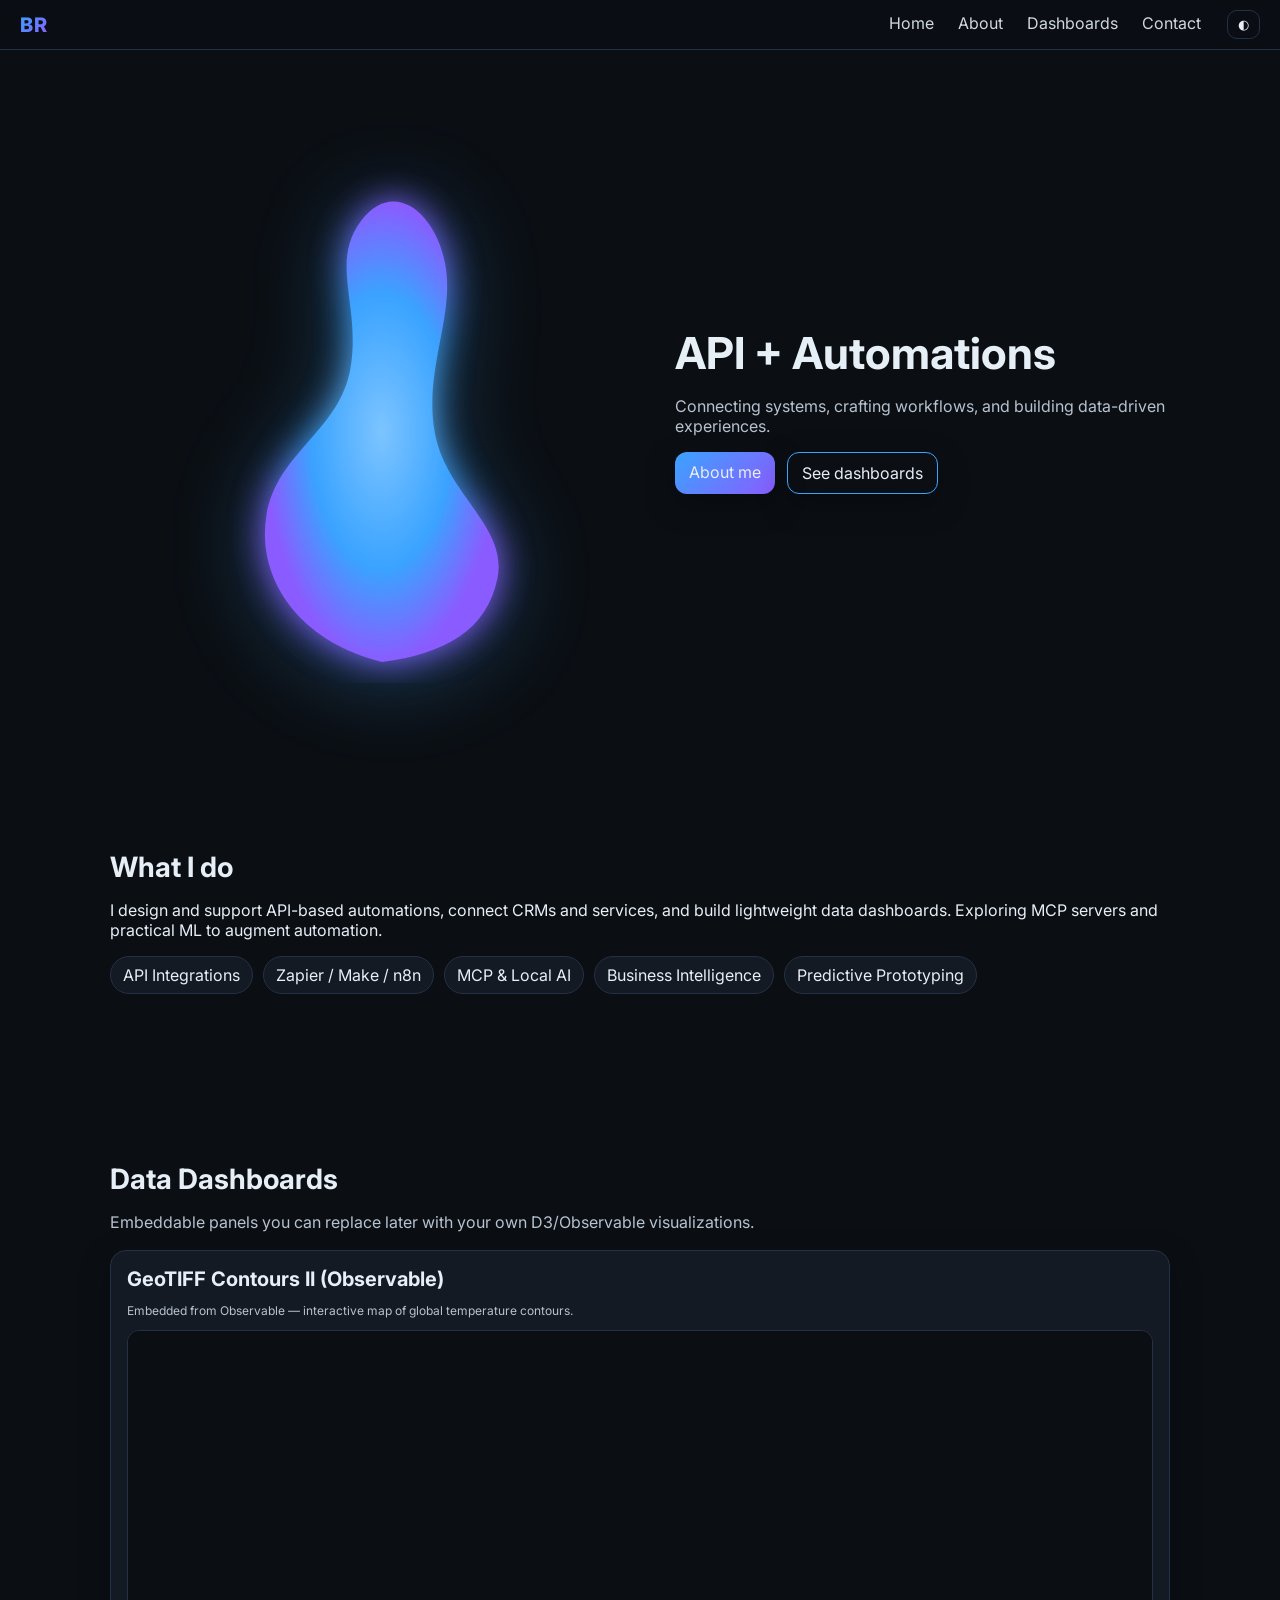
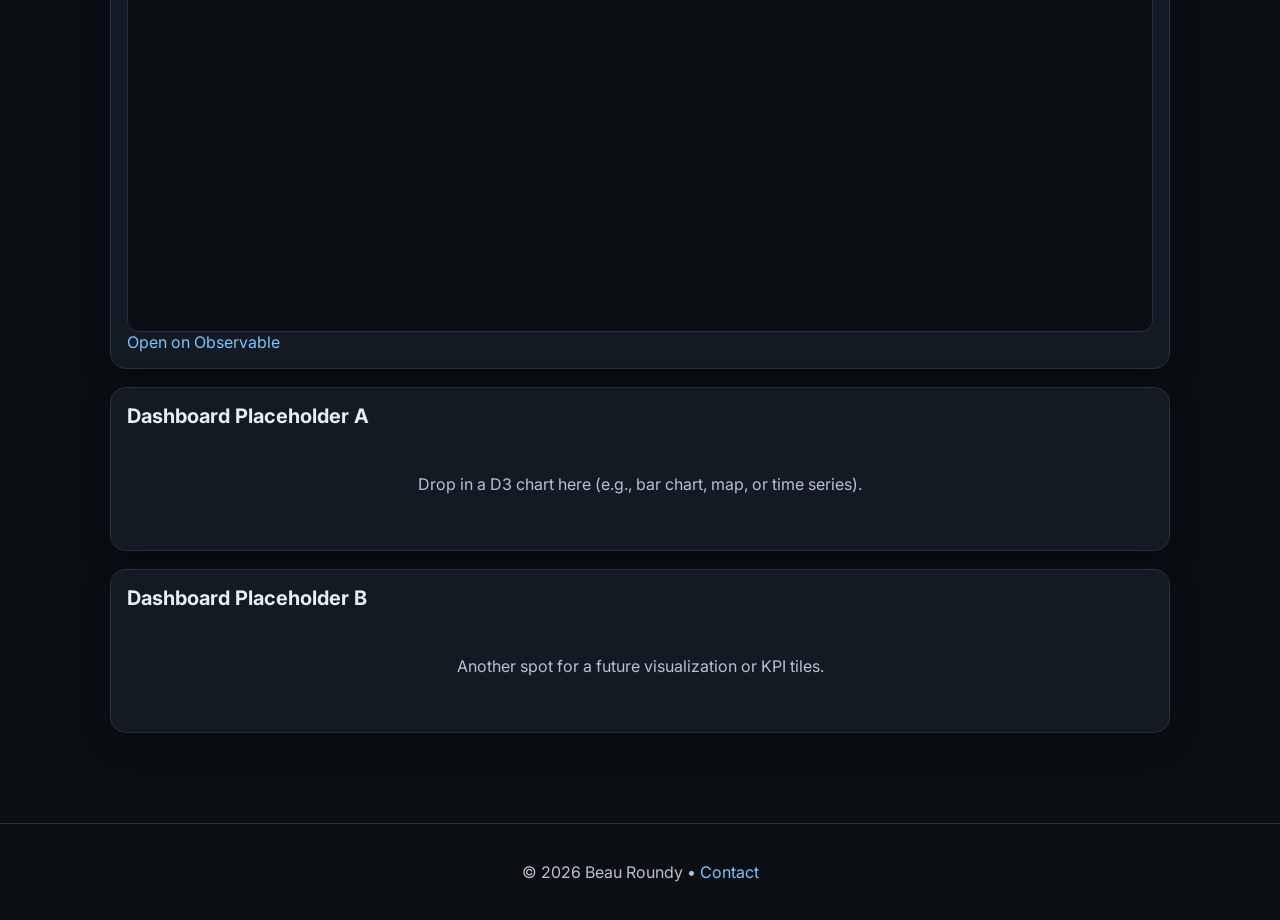
<file: index.html>
<!DOCTYPE html>
<html lang="en">
<head>
  <meta charset="UTF-8" />
  <meta name="viewport" content="width=device-width, initial-scale=1" />
  <meta name="description" content="Beau Roundy — API & automation specialist. Data, MCP, and modern web." />
  <meta property="og:title" content="Beau Roundy" />
  <meta property="og:description" content="API + Automations • MCP • Data Dashboards" />
  <meta property="og:type" content="website" />
  <title>Beau Roundy • API + Automations</title>
  <link rel="preconnect" href="https://fonts.googleapis.com">
  <link rel="preconnect" href="https://fonts.gstatic.com" crossorigin>
  <link href="https://fonts.googleapis.com/css2?family=Inter:wght@400;600;800&display=swap" rel="stylesheet">
  <link rel="stylesheet" href="assets/css/style.css" />
</head>
<body>
  <header class="site-header">
    <a href="index.html" class="logo">BR</a>
    <nav class="site-nav">
      <a href="#home">Home</a>
      <a href="about.html">About</a>
      <a href="#dashboards">Dashboards</a>
      <a href="contact.html">Contact</a>
      <button id="themeToggle" aria-label="Toggle theme">◐</button>
    </nav>
  </header>

  <main id="home">
    <section class="hero section">
      <div class="flame-wrap" aria-hidden="true">
        <!-- Simple, performant SVG flame with CSS-driven flicker -->
        <svg class="flame" viewBox="0 0 200 260" role="img" aria-label="Animated flame">
          <defs>
            <radialGradient id="flameGrad" cx="50%" cy="50%" r="50%">
              <stop offset="0%" stop-color="var(--primary-200)" />
              <stop offset="60%" stop-color="var(--primary-400)" />
              <stop offset="100%" stop-color="var(--accent-600)" />
            </radialGradient>
            <filter id="glow" x="-50%" y="-50%" width="200%" height="200%">
              <feGaussianBlur stdDeviation="8" result="blur"/>
              <feMerge>
                <feMergeNode in="blur"/>
                <feMergeNode in="SourceGraphic"/>
              </feMerge>
            </filter>
          </defs>
          <path id="flame-shape" filter="url(#glow)" fill="url(#flameGrad)" d="
            M100,250
            C60,240 40,210 45,180
            C50,150 80,140 85,110
            C90,80 75,60 90,40
            C105,20 125,35 130,60
            C135,85 120,110 125,140
            C130,170 160,185 155,210
            C150,235 130,246 100,250 Z">
          </path>
        </svg>
      </div>
      <div class="hero-text reveal">
        <h1>API + Automations</h1>
        <p>Connecting systems, crafting workflows, and building data-driven experiences.</p>
        <div class="cta-row">
          <a class="btn primary" href="about.html">About me</a>
          <a class="btn outline" href="#dashboards">See dashboards</a>
        </div>
      </div>
    </section>

    <section id="intro" class="section reveal">
      <h2>What I do</h2>
      <p>
        I design and support API-based automations, connect CRMs and services, and build lightweight data dashboards.
        Exploring MCP servers and practical ML to augment automation.
      </p>
      <ul class="pill-list">
        <li>API Integrations</li>
        <li>Zapier / Make / n8n</li>
        <li>MCP & Local AI</li>
        <li>Business Intelligence</li>
        <li>Predictive Prototyping</li>
      </ul>
    </section>

    <section id="dashboards" class="section">
      <h2 class="reveal">Data Dashboards</h2>
      <p class="muted reveal">Embeddable panels you can replace later with your own D3/Observable visualizations.</p>

      <!-- Example embed: ObservableHQ GeoTIFF Contours II -->
      <article class="panel reveal">
        <header>
          <h3>GeoTIFF Contours II (Observable)</h3>
          <p class="muted small">Embedded from Observable — interactive map of global temperature contours.</p>
        </header>
        <div class="embed-wrap">
          <iframe
            title="GeoTIFF Contours II"
            loading="lazy"
            class="observable-embed"
            src="https://observablehq.com/embed/@d3/geotiff-contours-ii?cells=chart"
            width="100%"
            height="600"
            frameborder="0"></iframe>
        </div>
        <footer class="panel-footer">
          <a class="link" href="https://observablehq.com/@d3/geotiff-contours-ii" target="_blank" rel="noopener">Open on Observable</a>
        </footer>
      </article>

      <!-- Placeholder panels to be filled later -->
      <article class="panel placeholder reveal">
        <header><h3>Dashboard Placeholder A</h3></header>
        <div class="placeholder-body">Drop in a D3 chart here (e.g., bar chart, map, or time series).</div>
      </article>

      <article class="panel placeholder reveal">
        <header><h3>Dashboard Placeholder B</h3></header>
        <div class="placeholder-body">Another spot for a future visualization or KPI tiles.</div>
      </article>
    </section>
  </main>

  <footer class="site-footer">
    <p>© <span id="year"></span> Beau Roundy • <a href="contact.html">Contact</a></p>
  </footer>

  <script src="assets/js/script.js"></script>
</body>
</html>
</file>
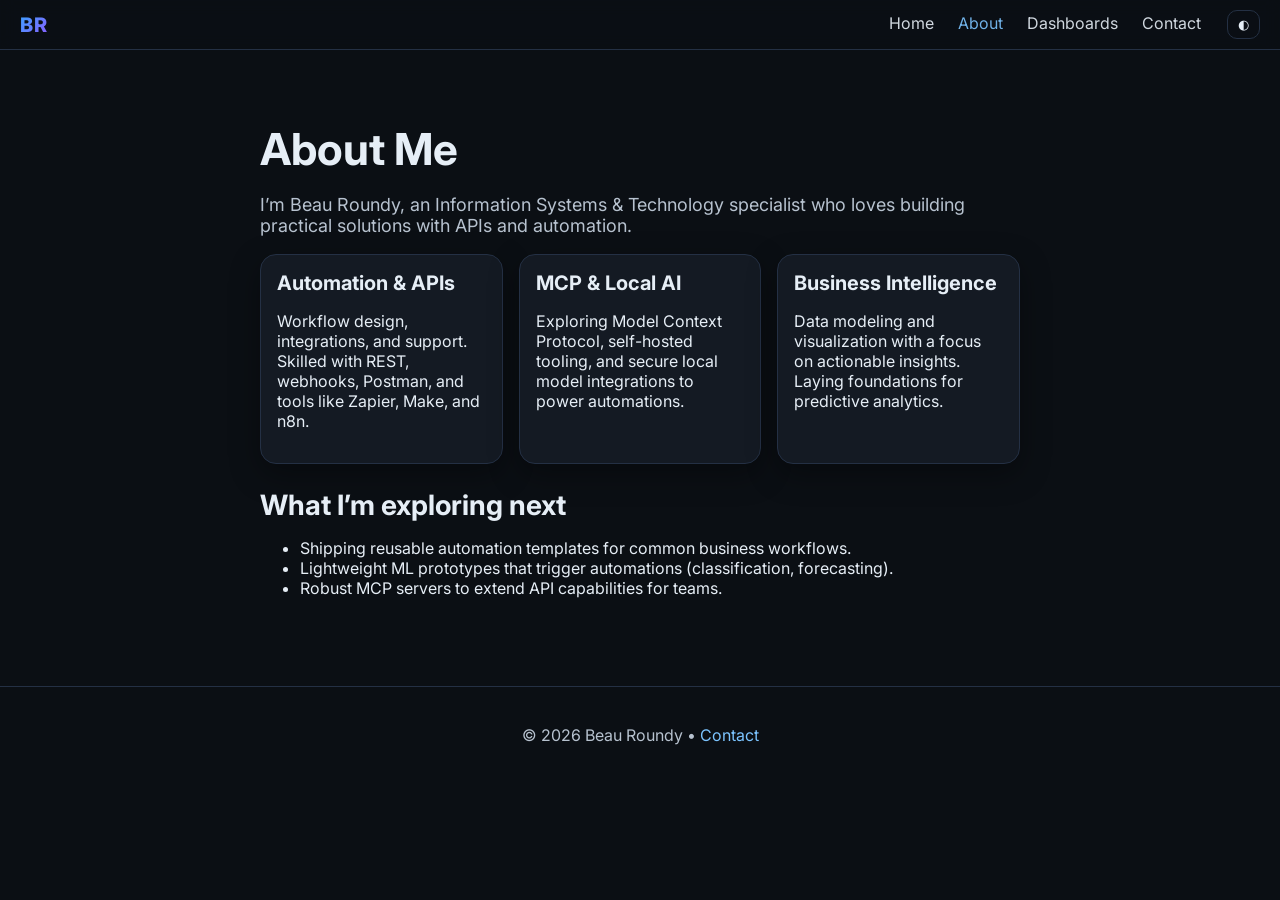
<file: about.html>
<!DOCTYPE html>
<html lang="en">
<head>
  <meta charset="UTF-8" />
  <meta name="viewport" content="width=device-width, initial-scale=1" />
  <title>About • Beau Roundy</title>
  <link href="https://fonts.googleapis.com/css2?family=Inter:wght@400;600;800&display=swap" rel="stylesheet">
  <link rel="stylesheet" href="assets/css/style.css" />
</head>
<body>
  <header class="site-header">
    <a href="index.html" class="logo">BR</a>
    <nav class="site-nav">
      <a href="index.html#home">Home</a>
      <a class="active" href="about.html">About</a>
      <a href="index.html#dashboards">Dashboards</a>
      <a href="contact.html">Contact</a>
      <button id="themeToggle" aria-label="Toggle theme">◐</button>
    </nav>
  </header>

  <main class="section narrow">
    <h1>About Me</h1>
    <p class="lead">
      I’m Beau Roundy, an Information Systems & Technology specialist who loves building practical solutions with APIs and automation.
    </p>

    <div class="cards">
      <div class="card">
        <h3>Automation & APIs</h3>
        <p>Workflow design, integrations, and support. Skilled with REST, webhooks, Postman, and tools like Zapier, Make, and n8n.</p>
      </div>
      <div class="card">
        <h3>MCP & Local AI</h3>
        <p>Exploring Model Context Protocol, self-hosted tooling, and secure local model integrations to power automations.</p>
      </div>
      <div class="card">
        <h3>Business Intelligence</h3>
        <p>Data modeling and visualization with a focus on actionable insights. Laying foundations for predictive analytics.</p>
      </div>
    </div>

    <section>
      <h2>What I’m exploring next</h2>
      <ul>
        <li>Shipping reusable automation templates for common business workflows.</li>
        <li>Lightweight ML prototypes that trigger automations (classification, forecasting).</li>
        <li>Robust MCP servers to extend API capabilities for teams.</li>
      </ul>
    </section>
  </main>

  <footer class="site-footer">
    <p>© <span id="year"></span> Beau Roundy • <a href="contact.html">Contact</a></p>
  </footer>

  <script src="assets/js/script.js"></script>
</body>
</html>
</file>
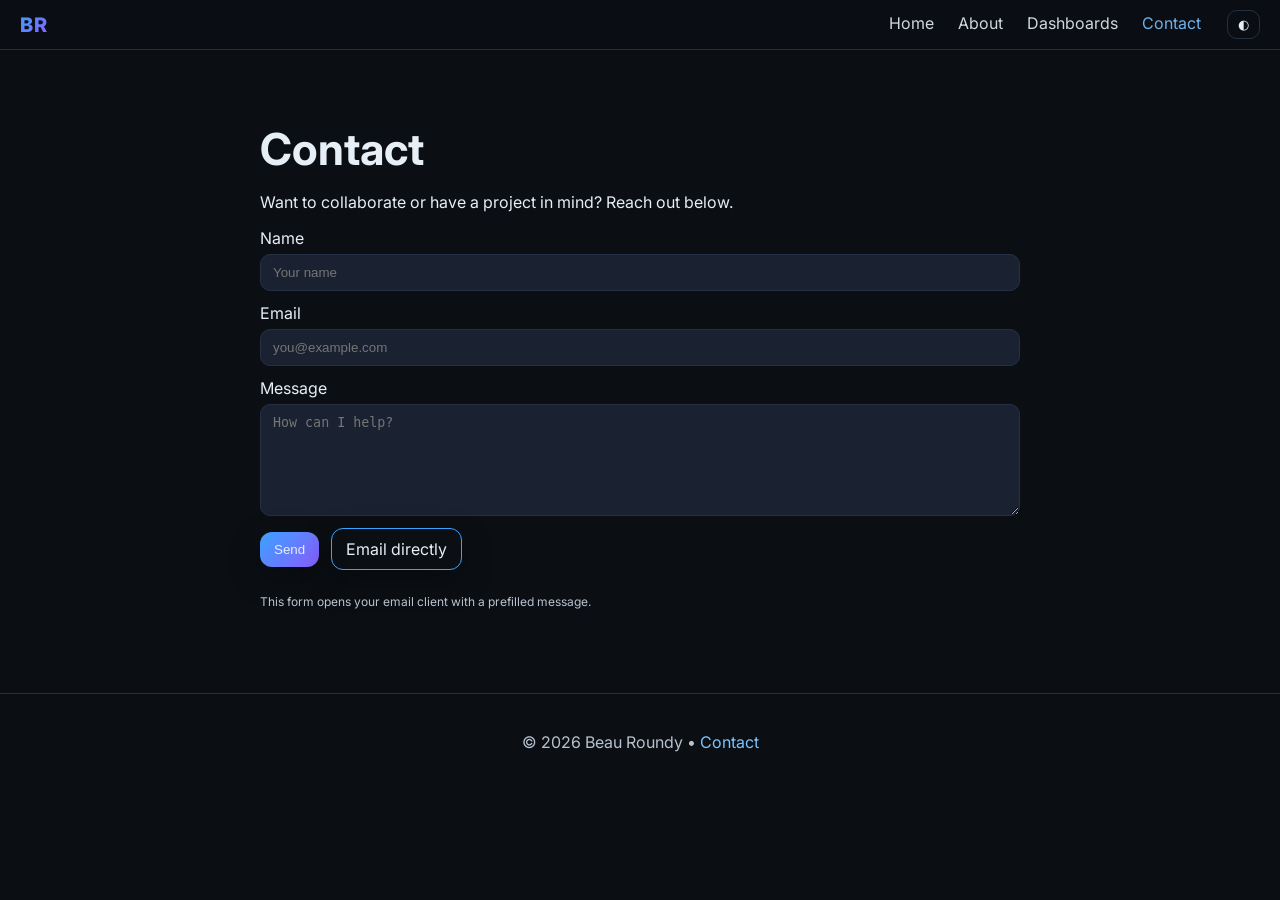
<file: contact.html>
<!DOCTYPE html>
<html lang="en">
<head>
  <meta charset="UTF-8" />
  <meta name="viewport" content="width=device-width, initial-scale=1" />
  <title>Contact • Beau Roundy</title>
  <link href="https://fonts.googleapis.com/css2?family=Inter:wght@400;600;800&display=swap" rel="stylesheet">
  <link rel="stylesheet" href="assets/css/style.css" />
</head>
<body>
  <header class="site-header">
    <a href="index.html" class="logo">BR</a>
    <nav class="site-nav">
      <a href="index.html#home">Home</a>
      <a href="about.html">About</a>
      <a href="index.html#dashboards">Dashboards</a>
      <a class="active" href="contact.html">Contact</a>
      <button id="themeToggle" aria-label="Toggle theme">◐</button>
    </nav>
  </header>

  <main class="section narrow">
    <h1>Contact</h1>
    <p>Want to collaborate or have a project in mind? Reach out below.</p>

    <form id="contactForm" class="contact-form" onsubmit="return submitContact(this)">
      <label>
        Name
        <input name="name" type="text" placeholder="Your name" required />
      </label>
      <label>
        Email
        <input name="email" type="email" placeholder="you@example.com" required />
      </label>
      <label>
        Message
        <textarea name="message" rows="6" placeholder="How can I help?" required></textarea>
      </label>
      <div class="form-actions">
        <button class="btn primary" type="submit">Send</button>
        <a class="btn outline" href="mailto:beau.roundy@jobnimbus.com">Email directly</a>
      </div>
      <p id="contactNote" class="muted small">This form opens your email client with a prefilled message.</p>
    </form>
  </main>

  <footer class="site-footer">
    <p>© <span id="year"></span> Beau Roundy • <a href="contact.html">Contact</a></p>
  </footer>

  <script src="assets/js/script.js"></script>
</body>
</html>
</file>
<file: assets/css/style.css>
/* ---------- Theme ---------- */
:root {
  --bg-900: #0b0f14;
  --bg-800: #11161d;
  --text-100: #e6eef6;
  --text-300: #b7c2cf;
  --primary-200: #7cc4ff;
  --primary-400: #3aa3ff;  /* blue tone */
  --accent-600: #8a5cff;   /* complementary accent (violet) */
  --card-800: #141a23;
  --card-700: #1a2130;
  --border-700: #243044;
  --shadow: 0 10px 30px rgba(0,0,0,.35);
}

/* Light mode (optional toggle) */
:root.light {
  --bg-900: #f6f8fb;
  --bg-800: #ffffff;
  --text-100: #0c1320;
  --text-300: #3a4456;
  --primary-200: #388bff;
  --primary-400: #1068ff;
  --accent-600: #7b3fff;
  --card-800: #ffffff;
  --card-700: #f0f3f8;
  --border-700: #d8e0ef;
}

* { box-sizing: border-box; }
html, body {
  height: 100%;
  margin: 0;
  font-family: Inter, system-ui, -apple-system, Segoe UI, Roboto, sans-serif;
  background: var(--bg-900);
  color: var(--text-100);
}

a { color: var(--primary-200); text-decoration: none; }
a:hover { text-decoration: underline; }

/* ---------- Header / Nav ---------- */
.site-header {
  position: sticky;
  top: 0;
  backdrop-filter: blur(8px);
  background: color-mix(in oklab, var(--bg-900) 70%, transparent);
  border-bottom: 1px solid var(--border-700);
  display: flex;
  align-items: center;
  justify-content: space-between;
  padding: 10px 20px;
  z-index: 50;
}
.logo {
  font-weight: 800; letter-spacing: .5px;
  background: linear-gradient(135deg, var(--primary-400), var(--accent-600));
  -webkit-background-clip: text; background-clip: text; color: transparent;
  font-size: 20px;
}
.site-nav a { margin: 0 10px; color: var(--text-100); opacity: .9; }
.site-nav a.active { color: var(--primary-200); }
.site-nav button { margin-left: 12px; background: none; border: 1px solid var(--border-700); color: var(--text-100); padding: 6px 10px; border-radius: 10px; cursor: pointer; }
.site-nav button:hover { border-color: var(--primary-400); }

/* ---------- Sections ---------- */
.section { padding: 72px 20px; max-width: 1100px; margin: 0 auto; }
.section.narrow { max-width: 800px; }
h1, h2, h3 { margin: 0 0 10px; }
h1 { font-size: 44px; }
h2 { font-size: 28px; margin-top: 8px; }
h3 { font-size: 20px; }

.lead { font-size: 18px; color: var(--text-300); }
.muted { color: var(--text-300); }
.small { font-size: 12px; }

/* ---------- Hero ---------- */
.hero {
  display: grid;
  grid-template-columns: 1.1fr 1fr;
  gap: 20px;
  align-items: center;
  min-height: min(80vh, 720px);
}
.flame-wrap { display: grid; place-items: center; }
.flame {
  width: clamp(220px, 45vw, 420px);
  filter: drop-shadow(0 10px 40px rgba(58,163,255,.35));
  animation: float 5s ease-in-out infinite;
}
@keyframes float {
  0%,100% { transform: translateY(0) }
  50% { transform: translateY(-6px) }
}
/* Flicker using subtle scale/brightness oscillation */
#flame-shape {
  transform-origin: 50% 80%;
  animation: flicker 1.8s ease-in-out infinite alternate;
}
@keyframes flicker {
  from { filter: url(#glow) brightness(1); transform: scale(1); }
  to   { filter: url(#glow) brightness(1.12); transform: scale(1.02); }
}
@media (prefers-reduced-motion: reduce) {
  .flame, #flame-shape { animation: none; }
}

.hero-text p { color: var(--text-300); margin-bottom: 16px; }
.cta-row { display: flex; gap: 12px; margin-top: 8px; }

.btn {
  display: inline-block;
  padding: 10px 14px;
  border-radius: 12px;
  border: 1px solid var(--border-700);
  background: var(--card-800);
  color: var(--text-100);
  box-shadow: var(--shadow);
}
.btn:hover { border-color: var(--primary-400); }
.btn.primary {
  background: linear-gradient(135deg, var(--primary-400), var(--accent-600));
  border: none;
}
.btn.outline {
  background: transparent;
  border: 1px solid var(--primary-400);
}

/* ---------- Pills / Cards ---------- */
.pill-list { display: flex; flex-wrap: wrap; gap: 10px; padding: 0; list-style: none; }
.pill-list li {
  padding: 8px 12px;
  border-radius: 999px;
  border: 1px solid var(--border-700);
  background: var(--card-800);
  color: var(--text-100);
}

.cards { display: grid; gap: 16px; grid-template-columns: repeat(auto-fit, minmax(240px, 1fr)); margin: 18px 0 24px; }
.card {
  background: var(--card-800);
  border: 1px solid var(--border-700);
  border-radius: 16px;
  padding: 16px;
  box-shadow: var(--shadow);
}

/* ---------- Panels / Embeds ---------- */
.panel {
  background: var(--card-800);
  border: 1px solid var(--border-700);
  border-radius: 16px;
  padding: 16px;
  margin: 18px 0;
  box-shadow: var(--shadow);
}
.panel header h3 { margin: 0 0 6px; }
.panel .embed-wrap { border-radius: 12px; overflow: hidden; border: 1px solid var(--border-700); }
.observable-embed { display: block; width: 100%; min-height: 420px; background: #0b0f14; }
.panel.placeholder .placeholder-body {
  color: var(--text-300);
  padding: 40px;
  text-align: center;
}

/* ---------- Footer ---------- */
.site-footer {
  border-top: 1px solid var(--border-700);
  padding: 22px 20px;
  text-align: center;
  color: var(--text-300);
}

/* ---------- Forms ---------- */
.contact-form { display: grid; gap: 12px; }
.contact-form label { display: grid; gap: 6px; }
.contact-form input, .contact-form textarea {
  background: var(--card-700);
  color: var(--text-100);
  border: 1px solid var(--border-700);
  border-radius: 10px;
  padding: 10px 12px;
}
.form-actions { display: flex; gap: 12px; align-items: center; }

/* ---------- Reveal on scroll ---------- */
.reveal { opacity: 0; transform: translateY(8px); transition: all .6s ease; }
.reveal.visible { opacity: 1; transform: translateY(0); }

/* ---------- Responsive ---------- */
@media (max-width: 900px) {
  .hero { grid-template-columns: 1fr; text-align: center; }
  .cta-row { justify-content: center; }
}
</file>
